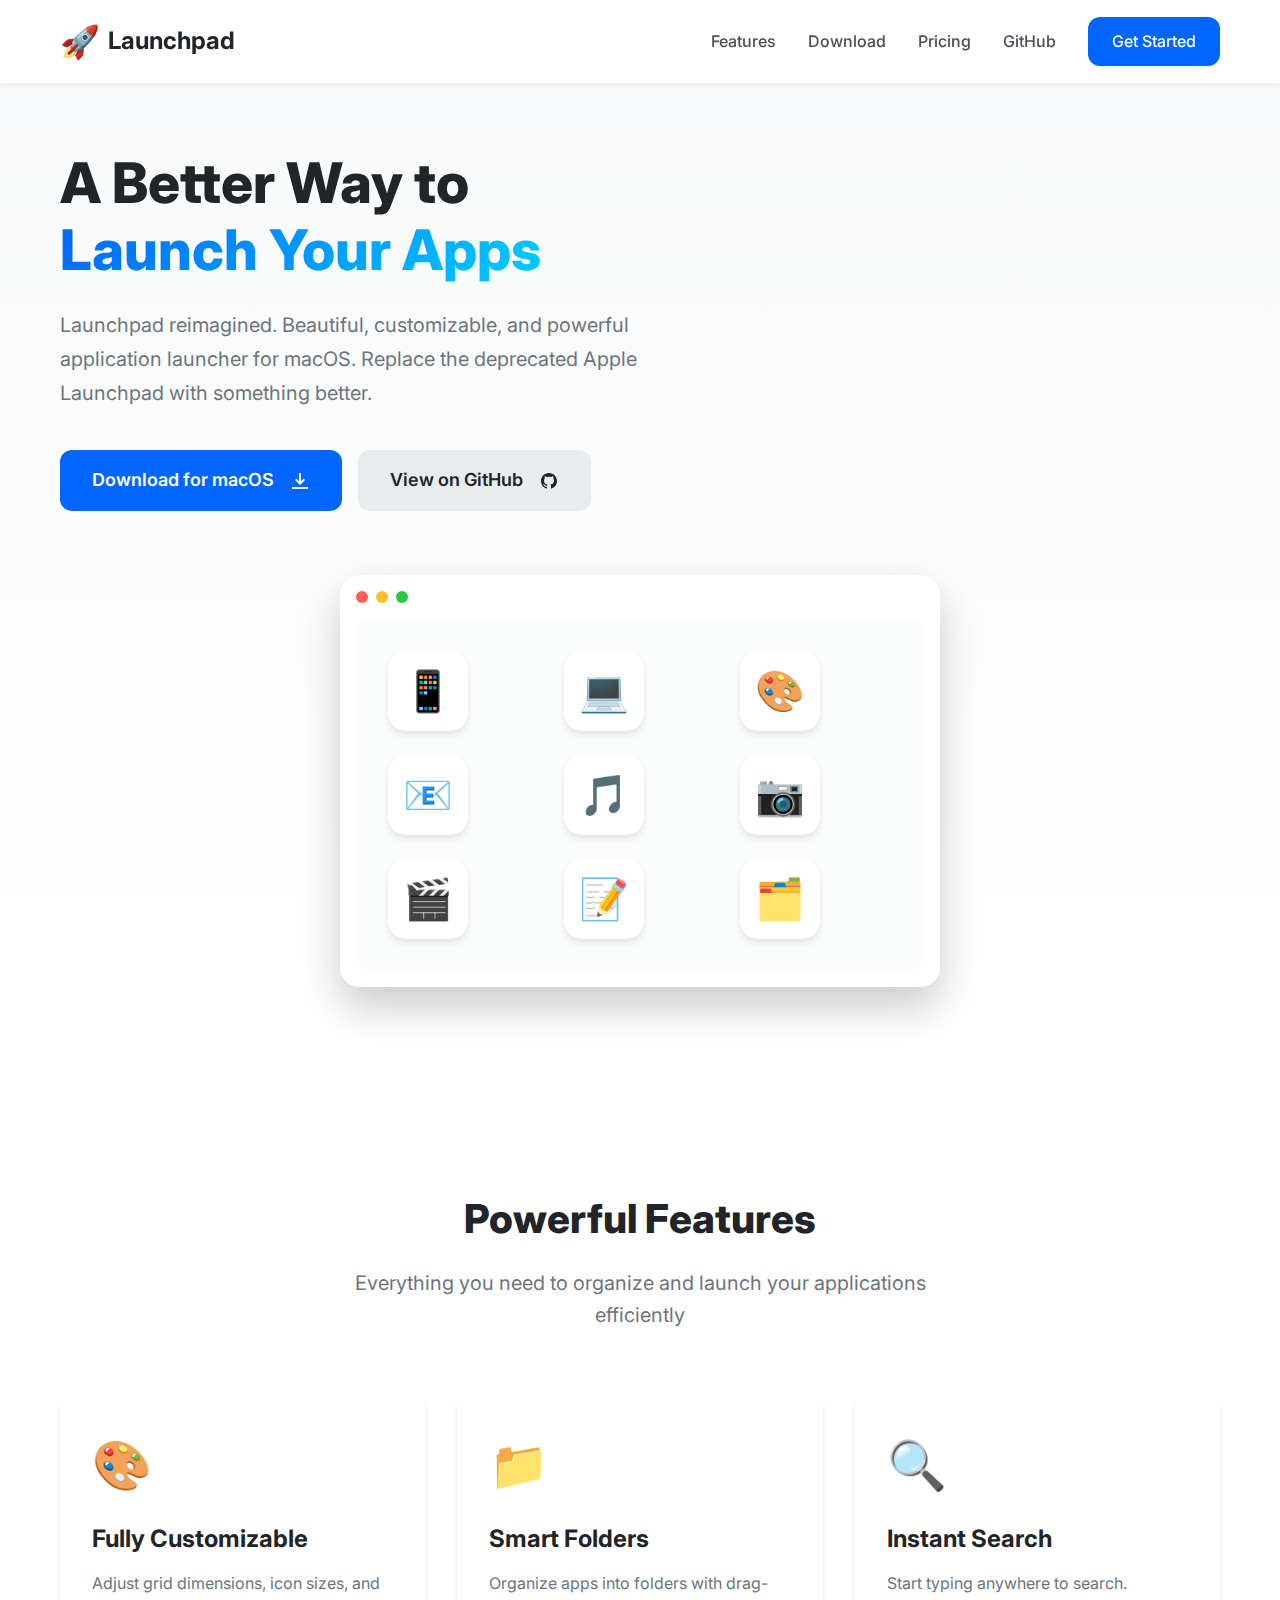
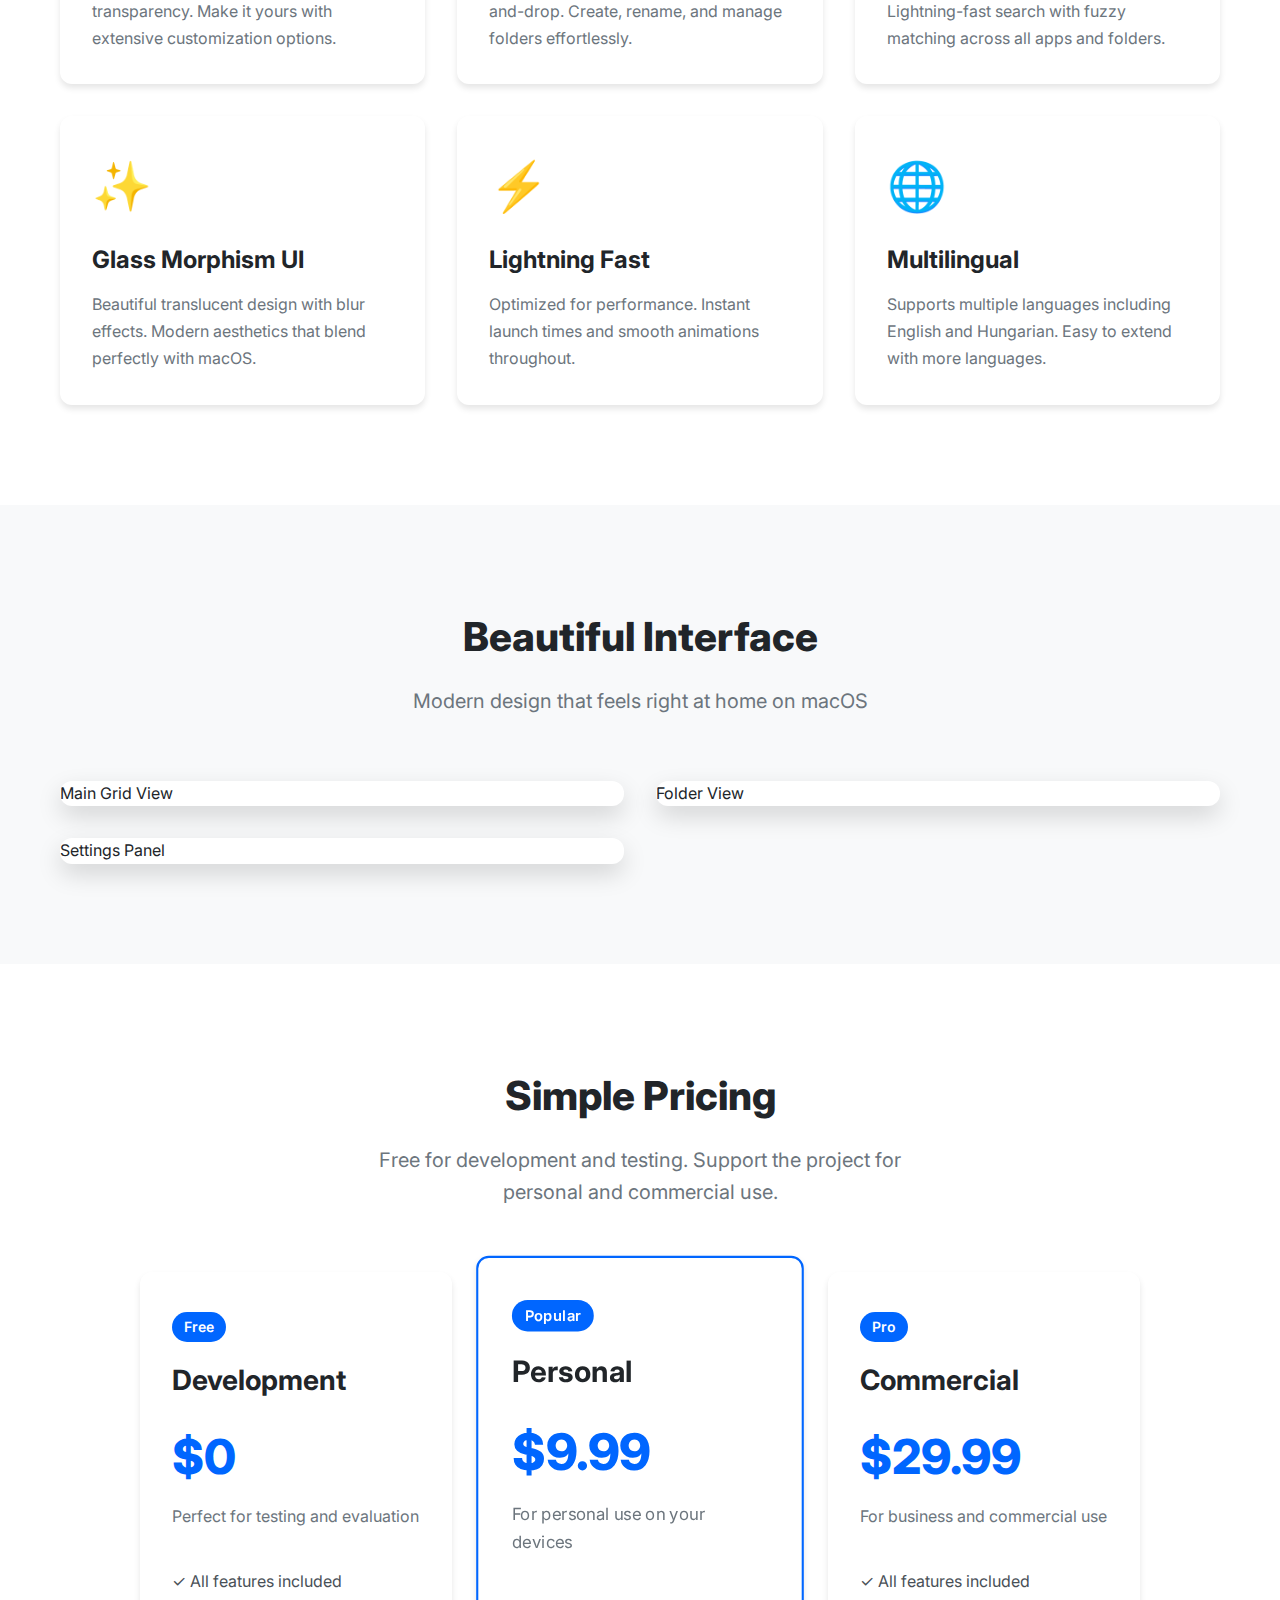
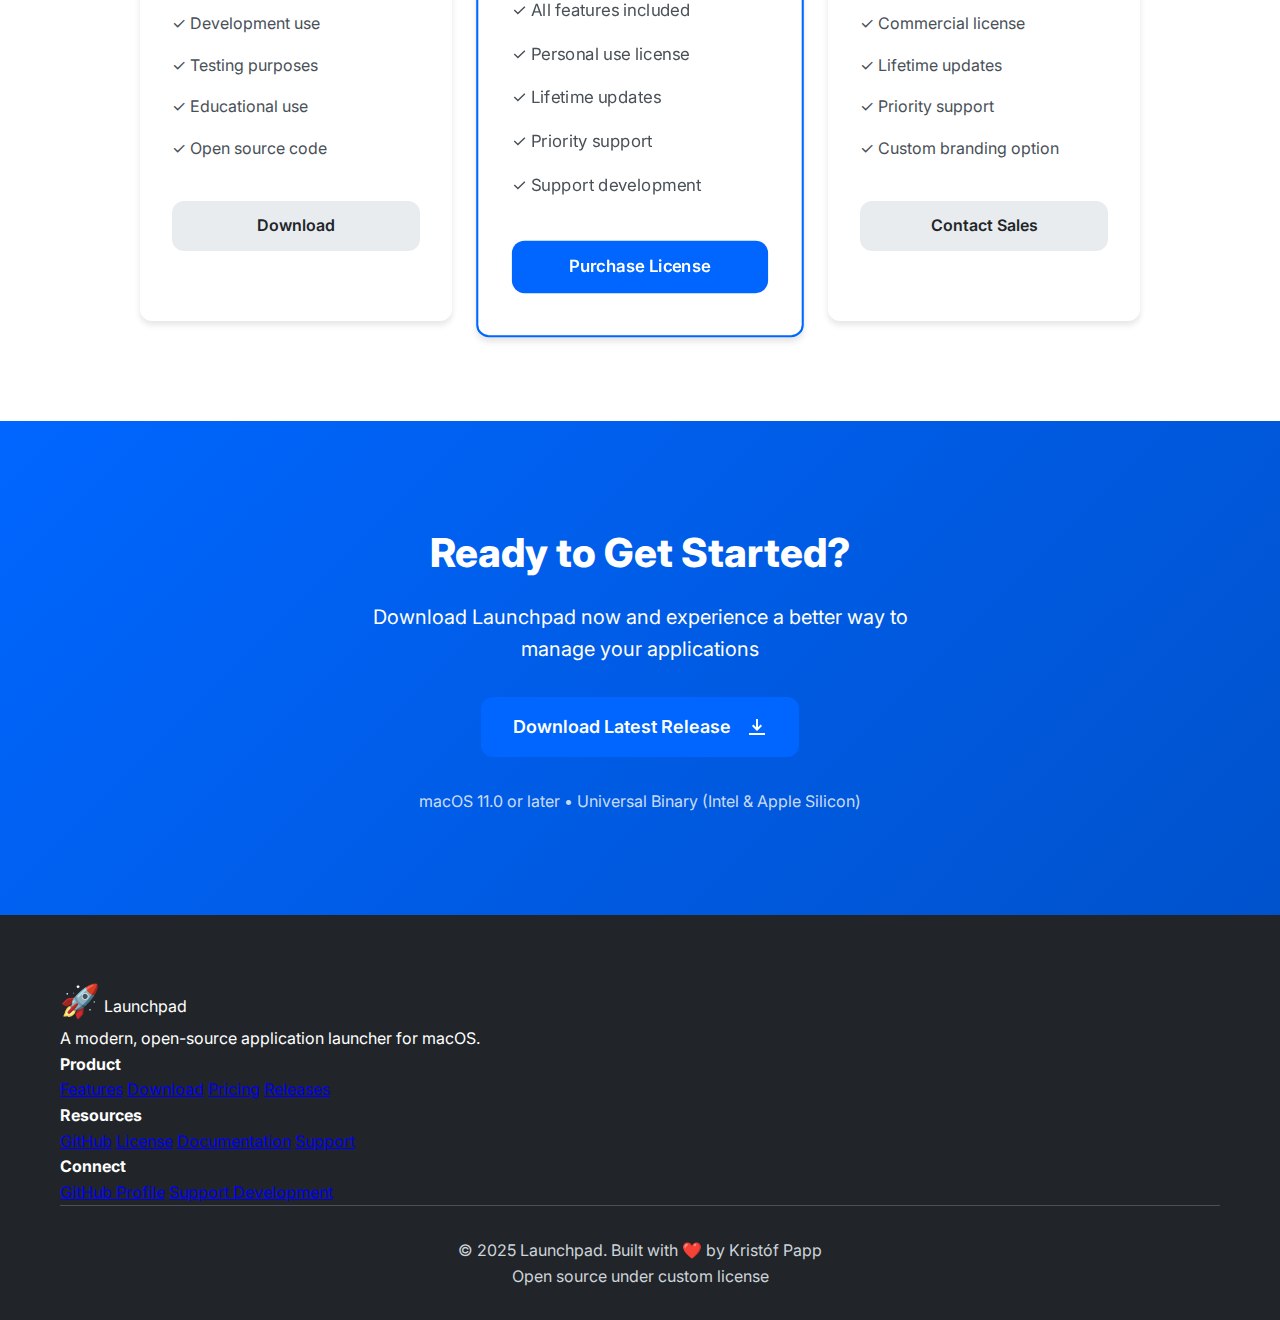
<file: docs/index.html>
<!DOCTYPE html>
<html lang="en">
<head>
    <meta charset="UTF-8">
    <meta name="viewport" content="width=device-width, initial-scale=1.0">
    <meta name="description" content="Launchpad - A modern macOS application launcher with customizable grid layout, folders, and search.">
    <meta name="keywords" content="Launchpad, macOS, app launcher, application manager, productivity">
    <title>Launchpad - Modern macOS Application Launcher</title>
    <link rel="stylesheet" href="styles.css">
    <link rel="preconnect" href="https://fonts.googleapis.com">
    <link rel="preconnect" href="https://fonts.gstatic.com" crossorigin>
    <link href="https://fonts.googleapis.com/css2?family=Inter:wght@300;400;500;600;700;800&display=swap" rel="stylesheet">
</head>
<body>
    <!-- Navigation -->
    <nav class="navbar">
        <div class="container">
            <div class="nav-content">
                <div class="nav-logo">
                    <span class="logo-icon">🚀</span>
                    <span class="logo-text">Launchpad</span>
                </div>
                <div class="nav-links">
                    <a href="#features">Features</a>
                    <a href="#download">Download</a>
                    <a href="#pricing">Pricing</a>
                    <a href="https://github.com/kristof12345/Launchpad" target="_blank">GitHub</a>
                    <a href="#download" class="btn btn-primary">Get Started</a>
                </div>
                <button class="mobile-menu-btn" id="mobileMenuBtn">
                    <span></span>
                    <span></span>
                    <span></span>
                </button>
            </div>
        </div>
    </nav>

    <!-- Hero Section -->
    <section class="hero">
        <div class="container">
            <div class="hero-content">
                <h1 class="hero-title">
                    A Better Way to<br>
                    <span class="gradient-text">Launch Your Apps</span>
                </h1>
                <p class="hero-subtitle">
                    Launchpad reimagined. Beautiful, customizable, and powerful application launcher for macOS.
                    Replace the deprecated Apple Launchpad with something better.
                </p>
                <div class="hero-actions">
                    <a href="#download" class="btn btn-large btn-primary">
                        Download for macOS
                        <svg class="btn-icon" width="20" height="20" viewBox="0 0 20 20" fill="none">
                            <path d="M10 14L5 9L6.41 7.59L9 10.17V2H11V10.17L13.59 7.59L15 9L10 14Z" fill="currentColor"/>
                            <path d="M2 16V18H18V16H2Z" fill="currentColor"/>
                        </svg>
                    </a>
                    <a href="https://github.com/kristof12345/Launchpad" class="btn btn-large btn-secondary">
                        View on GitHub
                        <svg class="btn-icon" width="20" height="20" viewBox="0 0 20 20" fill="none">
                            <path d="M10 2C5.58 2 2 5.58 2 10C2 13.54 4.29 16.53 7.47 17.59C7.87 17.66 8.02 17.42 8.02 17.21C8.02 17.02 8.01 16.39 8.01 15.72C6 16.09 5.48 15.16 5.32 14.68C5.23 14.43 4.84 13.72 4.5 13.53C4.22 13.38 3.82 13.01 4.49 13C5.12 13.01 5.57 13.58 5.72 13.82C6.44 15.07 7.59 14.73 8.05 14.52C8.12 14 8.33 13.65 8.56 13.45C6.84 13.25 5.03 12.56 5.03 9.53C5.03 8.68 5.23 7.97 5.74 7.42C5.66 7.22 5.38 6.41 5.82 5.31C5.82 5.31 6.49 5.1 8.02 6.13C8.66 5.95 9.34 5.86 10.02 5.86C10.7 5.86 11.38 5.95 12.02 6.13C13.55 5.09 14.22 5.31 14.22 5.31C14.66 6.41 14.38 7.22 14.3 7.42C14.81 7.97 15.01 8.67 15.01 9.53C15.01 12.57 13.19 13.25 11.47 13.45C11.76 13.7 12.01 14.18 12.01 14.92C12.01 15.97 12 16.82 12 17.21C12 17.42 12.15 17.67 12.55 17.59C15.71 16.53 18 13.53 18 10C18 5.58 14.42 2 10 2Z" fill="currentColor"/>
                        </svg>
                    </a>
                </div>
            </div>
            <div class="hero-image">
                <div class="app-window">
                    <div class="window-controls">
                        <span class="control red"></span>
                        <span class="control yellow"></span>
                        <span class="control green"></span>
                    </div>
                    <div class="window-content">
                        <div class="app-grid">
                            <div class="app-icon" style="animation-delay: 0.1s;">📱</div>
                            <div class="app-icon" style="animation-delay: 0.15s;">💻</div>
                            <div class="app-icon" style="animation-delay: 0.2s;">🎨</div>
                            <div class="app-icon" style="animation-delay: 0.25s;">📧</div>
                            <div class="app-icon" style="animation-delay: 0.3s;">🎵</div>
                            <div class="app-icon" style="animation-delay: 0.35s;">📷</div>
                            <div class="app-icon" style="animation-delay: 0.4s;">🎬</div>
                            <div class="app-icon" style="animation-delay: 0.45s;">📝</div>
                            <div class="app-icon" style="animation-delay: 0.5s;">🗂️</div>
                        </div>
                    </div>
                </div>
            </div>
        </div>
    </section>

    <!-- Features Section -->
    <section class="features" id="features">
        <div class="container">
            <div class="section-header">
                <h2 class="section-title">Powerful Features</h2>
                <p class="section-subtitle">Everything you need to organize and launch your applications efficiently</p>
            </div>
            <div class="features-grid">
                <div class="feature-card">
                    <div class="feature-icon">🎨</div>
                    <h3 class="feature-title">Fully Customizable</h3>
                    <p class="feature-description">
                        Adjust grid dimensions, icon sizes, and transparency. Make it yours with extensive customization options.
                    </p>
                </div>
                <div class="feature-card">
                    <div class="feature-icon">📁</div>
                    <h3 class="feature-title">Smart Folders</h3>
                    <p class="feature-description">
                        Organize apps into folders with drag-and-drop. Create, rename, and manage folders effortlessly.
                    </p>
                </div>
                <div class="feature-card">
                    <div class="feature-icon">🔍</div>
                    <h3 class="feature-title">Instant Search</h3>
                    <p class="feature-description">
                        Start typing anywhere to search. Lightning-fast search with fuzzy matching across all apps and folders.
                    </p>
                </div>
                <div class="feature-card">
                    <div class="feature-icon">✨</div>
                    <h3 class="feature-title">Glass Morphism UI</h3>
                    <p class="feature-description">
                        Beautiful translucent design with blur effects. Modern aesthetics that blend perfectly with macOS.
                    </p>
                </div>
                <div class="feature-card">
                    <div class="feature-icon">⚡</div>
                    <h3 class="feature-title">Lightning Fast</h3>
                    <p class="feature-description">
                        Optimized for performance. Instant launch times and smooth animations throughout.
                    </p>
                </div>
                <div class="feature-card">
                    <div class="feature-icon">🌐</div>
                    <h3 class="feature-title">Multilingual</h3>
                    <p class="feature-description">
                        Supports multiple languages including English and Hungarian. Easy to extend with more languages.
                    </p>
                </div>
            </div>
        </div>
    </section>

    <!-- Screenshots Section -->
    <section class="screenshots">
        <div class="container">
            <div class="section-header">
                <h2 class="section-title">Beautiful Interface</h2>
                <p class="section-subtitle">Modern design that feels right at home on macOS</p>
            </div>
            <div class="screenshot-showcase">
                <div class="screenshot-card">
                    <div class="screenshot-placeholder">
                        <span class="placeholder-text">Main Grid View</span>
                    </div>
                </div>
                <div class="screenshot-card">
                    <div class="screenshot-placeholder">
                        <span class="placeholder-text">Folder View</span>
                    </div>
                </div>
                <div class="screenshot-card">
                    <div class="screenshot-placeholder">
                        <span class="placeholder-text">Settings Panel</span>
                    </div>
                </div>
            </div>
        </div>
    </section>

    <!-- Pricing Section -->
    <section class="pricing" id="pricing">
        <div class="container">
            <div class="section-header">
                <h2 class="section-title">Simple Pricing</h2>
                <p class="section-subtitle">Free for development and testing. Support the project for personal and commercial use.</p>
            </div>
            <div class="pricing-grid">
                <div class="pricing-card">
                    <div class="pricing-badge">Free</div>
                    <h3 class="pricing-title">Development</h3>
                    <div class="pricing-price">$0</div>
                    <p class="pricing-description">Perfect for testing and evaluation</p>
                    <ul class="pricing-features">
                        <li>✓ All features included</li>
                        <li>✓ Development use</li>
                        <li>✓ Testing purposes</li>
                        <li>✓ Educational use</li>
                        <li>✓ Open source code</li>
                    </ul>
                    <a href="#download" class="btn btn-secondary btn-block">Download</a>
                </div>
                <div class="pricing-card featured">
                    <div class="pricing-badge">Popular</div>
                    <h3 class="pricing-title">Personal</h3>
                    <div class="pricing-price">$9.99</div>
                    <p class="pricing-description">For personal use on your devices</p>
                    <ul class="pricing-features">
                        <li>✓ All features included</li>
                        <li>✓ Personal use license</li>
                        <li>✓ Lifetime updates</li>
                        <li>✓ Priority support</li>
                        <li>✓ Support development</li>
                    </ul>
                    <a href="https://buymeacoffee.com/waikiki.com" target="_blank" class="btn btn-primary btn-block">Purchase License</a>
                </div>
                <div class="pricing-card">
                    <div class="pricing-badge">Pro</div>
                    <h3 class="pricing-title">Commercial</h3>
                    <div class="pricing-price">$29.99</div>
                    <p class="pricing-description">For business and commercial use</p>
                    <ul class="pricing-features">
                        <li>✓ All features included</li>
                        <li>✓ Commercial license</li>
                        <li>✓ Lifetime updates</li>
                        <li>✓ Priority support</li>
                        <li>✓ Custom branding option</li>
                    </ul>
                    <a href="https://buymeacoffee.com/waikiki.com" target="_blank" class="btn btn-secondary btn-block">Contact Sales</a>
                </div>
            </div>
        </div>
    </section>

    <!-- Download Section -->
    <section class="download" id="download">
        <div class="container">
            <div class="download-content">
                <h2 class="section-title">Ready to Get Started?</h2>
                <p class="section-subtitle">Download Launchpad now and experience a better way to manage your applications</p>
                <div class="download-actions">
                    <a href="https://github.com/kristof12345/Launchpad/releases/latest" class="btn btn-large btn-primary">
                        Download Latest Release
                        <svg class="btn-icon" width="20" height="20" viewBox="0 0 20 20" fill="none">
                            <path d="M10 14L5 9L6.41 7.59L9 10.17V2H11V10.17L13.59 7.59L15 9L10 14Z" fill="currentColor"/>
                            <path d="M2 16V18H18V16H2Z" fill="currentColor"/>
                        </svg>
                    </a>
                </div>
                <p class="download-info">macOS 11.0 or later • Universal Binary (Intel & Apple Silicon)</p>
            </div>
        </div>
    </section>

    <!-- Footer -->
    <footer class="footer">
        <div class="container">
            <div class="footer-content">
                <div class="footer-brand">
                    <div class="footer-logo">
                        <span class="logo-icon">🚀</span>
                        <span class="logo-text">Launchpad</span>
                    </div>
                    <p class="footer-description">
                        A modern, open-source application launcher for macOS.
                    </p>
                </div>
                <div class="footer-links">
                    <div class="footer-column">
                        <h4 class="footer-title">Product</h4>
                        <a href="#features">Features</a>
                        <a href="#download">Download</a>
                        <a href="#pricing">Pricing</a>
                        <a href="https://github.com/kristof12345/Launchpad/releases">Releases</a>
                    </div>
                    <div class="footer-column">
                        <h4 class="footer-title">Resources</h4>
                        <a href="https://github.com/kristof12345/Launchpad">GitHub</a>
                        <a href="https://github.com/kristof12345/Launchpad/blob/main/LICENSE.md">License</a>
                        <a href="https://github.com/kristof12345/Launchpad/blob/main/README.md">Documentation</a>
                        <a href="https://github.com/kristof12345/Launchpad/issues">Support</a>
                    </div>
                    <div class="footer-column">
                        <h4 class="footer-title">Connect</h4>
                        <a href="https://github.com/kristof12345">GitHub Profile</a>
                        <a href="https://buymeacoffee.com/waikiki.com">Support Development</a>
                    </div>
                </div>
            </div>
            <div class="footer-bottom">
                <p>&copy; 2025 Launchpad. Built with ❤️ by Kristóf Papp</p>
                <p>Open source under custom license</p>
            </div>
        </div>
    </footer>

    <script src="script.js"></script>
</body>
</html>
</file>
<file: docs/styles.css>
:root {
  --primary: #0066ff;
  --primary-dark: #0052cc;
  --primary-light: #3385ff;
  --secondary: #6c757d;
  --success: #28a745;
  --danger: #dc3545;
  --warning: #ffc107;
  --info: #17a2b8;
  --light: #f8f9fa;
  --dark: #212529;
  --gray-100: #f8f9fa;
  --gray-200: #e9ecef;
  --gray-300: #dee2e6;
  --gray-400: #ced4da;
  --gray-500: #adb5bd;
  --gray-600: #6c757d;
  --gray-700: #495057;
  --gray-800: #343a40;
  --gray-900: #212529;

  --gradient: linear-gradient(135deg, #667eea 0%, #764ba2 100%);
  --gradient-primary: linear-gradient(135deg, #0066ff 0%, #00ccff 100%);
  --shadow-sm: 0 2px 4px rgba(0, 0, 0, 0.05);
  --shadow: 0 4px 6px rgba(0, 0, 0, 0.1);
  --shadow-lg: 0 10px 25px rgba(0, 0, 0, 0.15);
  --shadow-xl: 0 20px 40px rgba(0, 0, 0, 0.2);

  --border-radius: 12px;
  --border-radius-lg: 20px;
  --transition: all 0.3s cubic-bezier(0.4, 0, 0.2, 1);
}

* {
  margin: 0;
  padding: 0;
  box-sizing: border-box;
}

html {
  scroll-behavior: smooth;
}

body {
  font-family: "Inter", -apple-system, BlinkMacSystemFont, "Segoe UI", Roboto,
    Oxygen, Ubuntu, Cantarell, sans-serif;
  color: var(--dark);
  line-height: 1.6;
  background: #ffffff;
  overflow-x: hidden;
}

.container {
  max-width: 1200px;
  margin: 0 auto;
  padding: 0 20px;
}

/* Navigation */
.navbar {
  position: fixed;
  top: 0;
  left: 0;
  right: 0;
  background: rgba(255, 255, 255, 0.95);
  backdrop-filter: blur(10px);
  box-shadow: var(--shadow-sm);
  z-index: 1000;
  transition: var(--transition);
}

.nav-content {
  display: flex;
  justify-content: space-between;
  align-items: center;
  padding: 1rem 0;
}

.nav-logo {
  display: flex;
  align-items: center;
  gap: 0.5rem;
  font-size: 1.5rem;
  font-weight: 700;
  color: var(--dark);
  text-decoration: none;
}

.logo-icon {
  font-size: 2rem;
}

.nav-links {
  display: flex;
  align-items: center;
  gap: 2rem;
}

.nav-links a {
  color: var(--gray-700);
  text-decoration: none;
  font-weight: 500;
  transition: var(--transition);
}

.nav-links a:hover {
  color: var(--primary);
}

.mobile-menu-btn {
  display: none;
  flex-direction: column;
  gap: 4px;
  background: none;
  border: none;
  cursor: pointer;
  padding: 8px;
}

.mobile-menu-btn span {
  width: 25px;
  height: 3px;
  background: var(--dark);
  border-radius: 2px;
  transition: var(--transition);
}

/* Hero Section */
.hero {
  padding: 150px 0 100px;
  background: linear-gradient(180deg, #f8f9fa 0%, #ffffff 100%);
}

.hero-content {
  max-width: 600px;
}

.hero-title {
  font-size: 3.5rem;
  font-weight: 800;
  line-height: 1.2;
  margin-bottom: 1.5rem;
}

.gradient-text {
  background: var(--gradient-primary);
  -webkit-background-clip: text;
  -webkit-text-fill-color: transparent;
  background-clip: text;
}

.hero-subtitle {
  font-size: 1.25rem;
  color: var(--gray-600);
  margin-bottom: 2.5rem;
  line-height: 1.7;
}

.hero-actions {
  display: flex;
  gap: 1rem;
  flex-wrap: wrap;
}

.hero-image {
  display: flex;
  justify-content: center;
  align-items: center;
  margin-top: 4rem;
}

/* App Window Preview */
.app-window {
  background: rgba(255, 255, 255, 0.9);
  backdrop-filter: blur(20px);
  border-radius: var(--border-radius-lg);
  box-shadow: var(--shadow-xl);
  padding: 1rem;
  max-width: 600px;
  width: 100%;
}

.window-controls {
  display: flex;
  gap: 8px;
  margin-bottom: 1rem;
}

.control {
  width: 12px;
  height: 12px;
  border-radius: 50%;
}

.control.red {
  background: #ff5f57;
}
.control.yellow {
  background: #ffbd2e;
}
.control.green {
  background: #28c840;
}

.window-content {
  background: rgba(248, 249, 250, 0.5);
  border-radius: var(--border-radius);
  padding: 2rem;
}

.app-grid {
  display: grid;
  grid-template-columns: repeat(3, 1fr);
  gap: 1.5rem;
}

.app-icon {
  width: 80px;
  height: 80px;
  background: white;
  border-radius: 18px;
  display: flex;
  align-items: center;
  justify-content: center;
  font-size: 2.5rem;
  box-shadow: var(--shadow);
  transition: var(--transition);
  animation: fadeInUp 0.6s ease-out backwards;
}

.app-icon:hover {
  transform: translateY(-5px) scale(1.05);
  box-shadow: var(--shadow-lg);
}

@keyframes fadeInUp {
  from {
    opacity: 0;
    transform: translateY(20px);
  }
  to {
    opacity: 1;
    transform: translateY(0);
  }
}

/* Buttons */
.btn {
  display: inline-flex;
  align-items: center;
  gap: 0.5rem;
  padding: 0.75rem 1.5rem;
  border-radius: var(--border-radius);
  font-weight: 600;
  text-decoration: none;
  transition: var(--transition);
  border: none;
  cursor: pointer;
  font-size: 1rem;
}

.btn-primary {
  background: var(--primary);
  color: white !important;
}

.btn-primary:hover {
  background: var(--primary-dark);
  transform: translateY(-2px);
  box-shadow: var(--shadow-lg);
}

.btn-secondary {
  background: var(--gray-200);
  color: var(--dark);
}

.btn-secondary:hover {
  background: var(--gray-300);
  transform: translateY(-2px);
}

.btn-large {
  padding: 1rem 2rem;
  font-size: 1.125rem;
}

.btn-block {
  width: 100%;
  justify-content: center;
}

.btn-icon {
  margin-left: 0.5rem;
}

/* Features Section */
.features {
  padding: 100px 0;
}

.section-header {
  text-align: center;
  margin-bottom: 4rem;
}

.section-title {
  font-size: 2.5rem;
  font-weight: 800;
  margin-bottom: 1rem;
}

.section-subtitle {
  font-size: 1.25rem;
  color: var(--gray-600);
  max-width: 600px;
  margin: 0 auto;
}

.features-grid {
  display: grid;
  grid-template-columns: repeat(auto-fit, minmax(300px, 1fr));
  gap: 2rem;
}

.feature-card {
  padding: 2rem;
  background: white;
  border-radius: var(--border-radius);
  box-shadow: var(--shadow);
  transition: var(--transition);
}

.feature-card:hover {
  transform: translateY(-5px);
  box-shadow: var(--shadow-lg);
}

.feature-icon {
  font-size: 3rem;
  margin-bottom: 1rem;
}

.feature-title {
  font-size: 1.5rem;
  font-weight: 700;
  margin-bottom: 0.75rem;
}

.feature-description {
  color: var(--gray-600);
  line-height: 1.7;
}

/* Screenshots Section */
.screenshots {
  padding: 100px 0;
  background: var(--gray-100);
}

.screenshot-showcase {
  display: grid;
  grid-template-columns: repeat(2, 1fr);
  gap: 2rem;
  max-width: 1200px;
  margin: 0 auto;
}

.screenshot-card {
  border-radius: var(--border-radius);
  overflow: hidden;
  box-shadow: var(--shadow-lg);
  transition: var(--transition);
  background: white;
}

.screenshot-card:hover {
  transform: translateY(-5px);
  box-shadow: var(--shadow-xl);
}

.screenshot-card img {
  width: 100%;
  height: auto;
  display: block;
  object-fit: cover;
}

/* macOS Tahoe Support Section */
.tahoe-support {
  padding: 100px 0;
  background: linear-gradient(135deg, #f8f9fa 0%, #e9ecef 100%);
  position: relative;
  overflow: hidden;
}

.tahoe-support::before {
  content: '🏔️';
  position: absolute;
  font-size: 400px;
  opacity: 0.03;
  right: -100px;
  top: 50%;
  transform: translateY(-50%);
  pointer-events: none;
}

.tahoe-content {
  display: grid;
  grid-template-columns: 1fr 1fr;
  gap: 4rem;
  align-items: center;
}

.tahoe-badge {
  display: inline-block;
  background: linear-gradient(135deg, #0066ff 0%, #00ccff 100%);
  color: white;
  padding: 0.5rem 1rem;
  border-radius: 20px;
  font-size: 0.875rem;
  font-weight: 600;
  margin-bottom: 1.5rem;
}

.tahoe-description {
  font-size: 1.125rem;
  color: var(--gray-600);
  margin-bottom: 2rem;
  line-height: 1.8;
}

.tahoe-features {
  list-style: none;
  margin-bottom: 2.5rem;
}

.tahoe-features li {
  display: flex;
  gap: 1rem;
  margin-bottom: 1.5rem;
  align-items: flex-start;
}

.tahoe-icon {
  display: flex;
  align-items: center;
  justify-content: center;
  width: 28px;
  height: 28px;
  background: var(--primary);
  color: white;
  border-radius: 50%;
  font-weight: 700;
  font-size: 0.875rem;
  flex-shrink: 0;
}

.tahoe-features strong {
  display: block;
  font-size: 1.125rem;
  margin-bottom: 0.25rem;
  color: var(--dark);
}

.tahoe-features p {
  color: var(--gray-600);
  margin: 0;
  line-height: 1.6;
}

.tahoe-actions {
  display: flex;
  gap: 1rem;
  flex-wrap: wrap;
}

.tahoe-visual {
  display: flex;
  flex-direction: column;
  align-items: center;
  gap: 2rem;
}

.tahoe-badge-large {
  display: flex;
  align-items: center;
  gap: 1.5rem;
  background: white;
  padding: 2.5rem 3rem;
  border-radius: var(--border-radius-lg);
  box-shadow: var(--shadow-xl);
  transition: var(--transition);
}

.tahoe-badge-large:hover {
  transform: translateY(-5px);
  box-shadow: 0 25px 50px rgba(0, 0, 0, 0.25);
}

.badge-icon {
  font-size: 5rem;
}

.badge-text {
  display: flex;
  flex-direction: column;
}

.badge-title {
  font-size: 2rem;
  font-weight: 800;
  color: var(--dark);
  line-height: 1;
}

.badge-subtitle {
  font-size: 2.5rem;
  font-weight: 800;
  background: linear-gradient(135deg, #0066ff 0%, #00ccff 100%);
  -webkit-background-clip: text;
  -webkit-text-fill-color: transparent;
  background-clip: text;
  line-height: 1.2;
}

/* Pricing Section */
.pricing {
  padding: 100px 0;
}

.pricing-grid {
  display: grid;
  grid-template-columns: repeat(auto-fit, minmax(280px, 1fr));
  gap: 2rem;
  max-width: 1000px;
  margin: 0 auto;
}

.pricing-card {
  background: white;
  border-radius: var(--border-radius);
  padding: 2.5rem 2rem;
  box-shadow: var(--shadow);
  transition: var(--transition);
  position: relative;
}

.pricing-card.featured {
  border: 2px solid var(--primary);
  transform: scale(1.05);
}

.pricing-card:hover {
  transform: translateY(-5px);
  box-shadow: var(--shadow-lg);
}

.pricing-card.featured:hover {
  transform: translateY(-5px) scale(1.05);
}

.pricing-badge {
  display: inline-block;
  background: var(--primary);
  color: white;
  padding: 0.25rem 0.75rem;
  border-radius: 20px;
  font-size: 0.875rem;
  font-weight: 600;
  margin-bottom: 1rem;
}

.pricing-title {
  font-size: 1.75rem;
  font-weight: 700;
  margin-bottom: 1rem;
}

.pricing-price {
  font-size: 3rem;
  font-weight: 800;
  color: var(--primary);
  margin-bottom: 0.5rem;
}

.pricing-description {
  color: var(--gray-600);
  margin-bottom: 2rem;
}

.pricing-features {
  list-style: none;
  margin-bottom: 2rem;
}

.pricing-features li {
  padding: 0.5rem 0;
  color: var(--gray-700);
}

/* Download Section */
.download {
  padding: 100px 0;
  background: linear-gradient(
    135deg,
    var(--primary) 0%,
    var(--primary-dark) 100%
  );
  color: white;
  text-align: center;
}

.download .section-title,
.download .section-subtitle {
  color: white;
}

.download-actions {
  margin: 2rem 0;
}

.download-info {
  color: rgba(255, 255, 255, 0.8);
  margin-top: 1rem;
}

/* Installation Help Section */
.installation-help {
  padding: 100px 0;
  background: white;
}

.help-header {
  text-align: center;
  margin-bottom: 4rem;
}

.help-content {
  max-width: 900px;
  margin: 0 auto;
}

.help-warning {
  display: flex;
  align-items: center;
  gap: 1.5rem;
  background: linear-gradient(135deg, #fff3cd 0%, #ffe69c 100%);
  border-left: 4px solid #ffc107;
  padding: 1.5rem 2rem;
  border-radius: var(--border-radius);
  margin-bottom: 3rem;
}

.warning-icon {
  font-size: 2.5rem;
  flex-shrink: 0;
}

.warning-text strong {
  display: block;
  font-size: 1.125rem;
  color: var(--dark);
  margin-bottom: 0.25rem;
}

.warning-text p {
  color: var(--gray-700);
  margin: 0;
  font-style: italic;
}

.help-steps {
  display: grid;
  gap: 2rem;
  margin-bottom: 3rem;
}

.step-card {
  display: flex;
  gap: 1.5rem;
  background: var(--gray-100);
  padding: 2rem;
  border-radius: var(--border-radius);
  transition: var(--transition);
}

.step-card:hover {
  background: var(--gray-200);
  transform: translateX(5px);
}

.step-number {
  display: flex;
  align-items: center;
  justify-content: center;
  width: 50px;
  height: 50px;
  background: linear-gradient(135deg, var(--primary) 0%, var(--primary-light) 100%);
  color: white;
  border-radius: 50%;
  font-size: 1.5rem;
  font-weight: 800;
  flex-shrink: 0;
}

.step-content {
  flex: 1;
}

.step-title {
  font-size: 1.25rem;
  font-weight: 700;
  color: var(--dark);
  margin-bottom: 0.5rem;
}

.step-description {
  color: var(--gray-700);
  line-height: 1.7;
  margin: 0;
}

.step-description strong {
  color: var(--primary);
}

.help-alternative {
  background: var(--gray-100);
  padding: 2rem;
  border-radius: var(--border-radius);
  margin-bottom: 2rem;
}

.alternative-title {
  font-size: 1.25rem;
  font-weight: 700;
  color: var(--dark);
  margin-bottom: 1rem;
}

.alternative-steps ol {
  margin: 0;
  padding-left: 1.5rem;
  color: var(--gray-700);
}

.alternative-steps li {
  margin-bottom: 0.75rem;
  line-height: 1.7;
}

.alternative-steps strong {
  color: var(--primary);
}

.help-note {
  display: flex;
  align-items: flex-start;
  gap: 1.5rem;
  background: linear-gradient(135deg, #e3f2fd 0%, #bbdefb 100%);
  border-left: 4px solid var(--info);
  padding: 1.5rem 2rem;
  border-radius: var(--border-radius);
}

.note-icon {
  font-size: 2rem;
  flex-shrink: 0;
}

.note-text strong {
  display: block;
  font-size: 1.125rem;
  color: var(--dark);
  margin-bottom: 0.5rem;
}

.note-text p {
  color: var(--gray-700);
  margin: 0;
  line-height: 1.7;
}

/* Footer */
.footer {
  background: var(--dark);
  color: white;
  padding: 60px 0 30px;
}

.footer-bottom {
  text-align: center;
  padding-top: 2rem;
  border-top: 1px solid var(--gray-700);
  color: var(--gray-400);
}

/* Responsive Design */
@media (max-width: 768px) {
  .mobile-menu-btn {
    display: flex;
  }

  .nav-links {
    display: none;
  }

  .hero-title {
    font-size: 2.5rem;
  }

  .hero-subtitle {
    font-size: 1.125rem;
  }

  .hero-actions {
    flex-direction: column;
  }

  .btn-large {
    width: 100%;
    justify-content: center;
  }

  .app-grid {
    grid-template-columns: repeat(2, 1fr);
  }

  .features-grid {
    grid-template-columns: 1fr;
  }

  .screenshot-showcase {
    grid-template-columns: 1fr;
  }

  .tahoe-content {
    grid-template-columns: 1fr;
    gap: 3rem;
  }

  .tahoe-badge-large {
    padding: 2rem;
  }

  .badge-icon {
    font-size: 3.5rem;
  }

  .badge-title {
    font-size: 1.5rem;
  }

  .badge-subtitle {
    font-size: 2rem;
  }

  .tahoe-actions {
    flex-direction: column;
  }

  .tahoe-actions .btn {
    width: 100%;
    justify-content: center;
  }

  .pricing-grid {
    grid-template-columns: 1fr;
  }

  .help-warning {
    flex-direction: column;
    text-align: center;
  }

  .step-card {
    flex-direction: column;
    text-align: center;
  }

  .help-note {
    flex-direction: column;
    text-align: center;
  }

  .pricing-card.featured {
    transform: scale(1);
  }

  .section-title {
    font-size: 2rem;
  }
}

/* Smooth scroll animations */
@media (prefers-reduced-motion: no-preference) {
  .feature-card,
  .screenshot-card,
  .pricing-card {
    animation: fadeIn 0.6s ease-out backwards;
  }

  .feature-card:nth-child(1) {
    animation-delay: 0.1s;
  }
  .feature-card:nth-child(2) {
    animation-delay: 0.2s;
  }
  .feature-card:nth-child(3) {
    animation-delay: 0.3s;
  }
  .feature-card:nth-child(4) {
    animation-delay: 0.4s;
  }
  .feature-card:nth-child(5) {
    animation-delay: 0.5s;
  }
  .feature-card:nth-child(6) {
    animation-delay: 0.6s;
  }
}

@keyframes fadeIn {
  from {
    opacity: 0;
    transform: translateY(30px);
  }
  to {
    opacity: 1;
    transform: translateY(0);
  }
}
</file>
